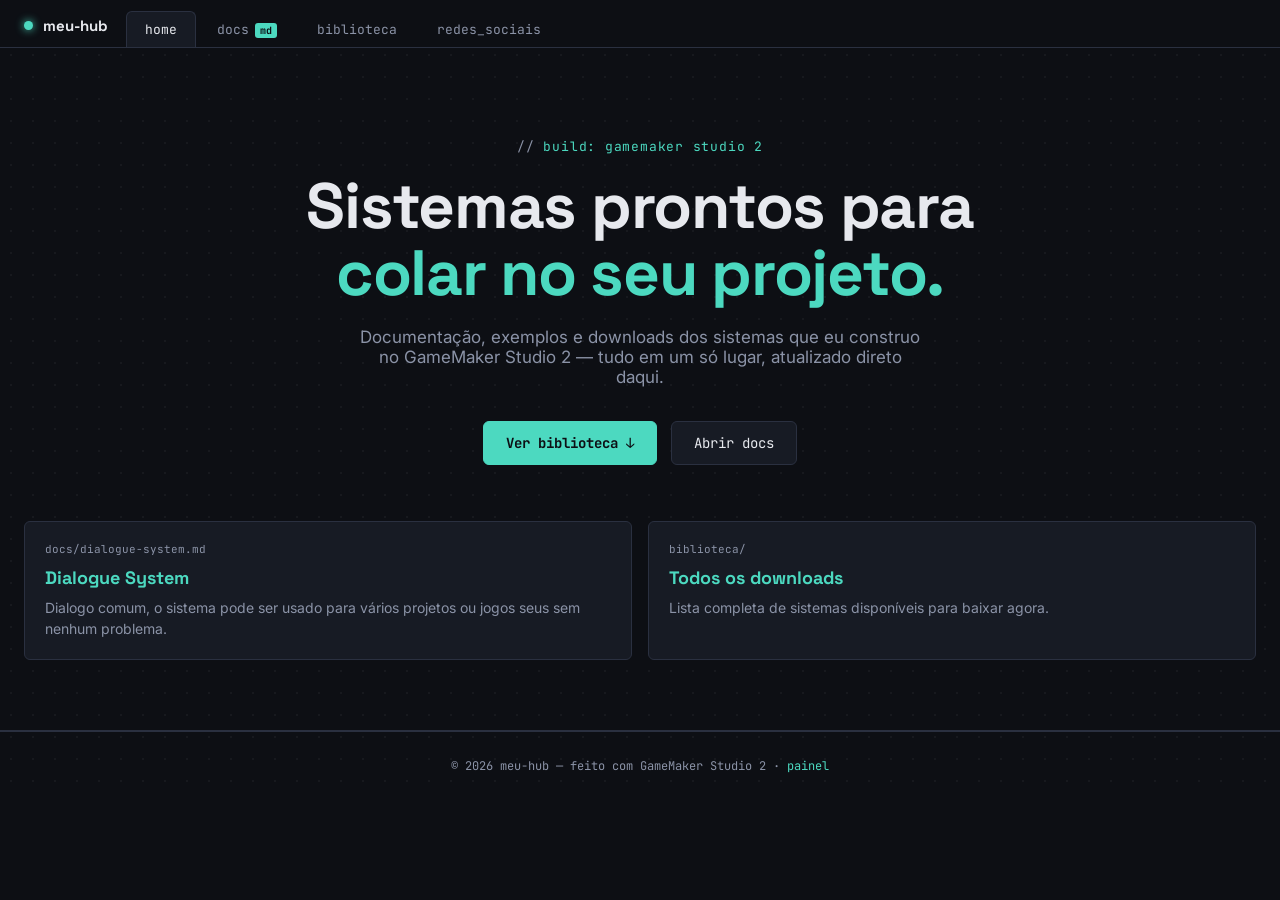
<file: index.html>
<!DOCTYPE html>
<html lang="pt-br">
<head>
<meta charset="UTF-8">
<meta name="viewport" content="width=device-width, initial-scale=1.0">
<title>Hub de Sistemas — GameMaker Studio 2</title>
<meta name="description" content="Documentação, downloads e redes sociais de sistemas feitos em GameMaker Studio 2.">

<!-- ====== EDITE AQUI PARA CONFIGURAR O SEU SITE ======
     Troque o título, descrição e os cards abaixo pelos seus próprios sistemas.
==================================================== -->

<link rel="preconnect" href="https://fonts.googleapis.com">
<link href="https://fonts.googleapis.com/css2?family=Space+Grotesk:wght@500;700&family=Inter:wght@400;500;600&family=JetBrains+Mono:wght@400;500&display=swap" rel="stylesheet">
<link rel="stylesheet" href="style.css">
</head>
<body class="dot-grid">

<div class="topbar">
  <div class="brand"><span class="dot"></span> meu-hub</div>
  <div class="tabs">
    <a class="tab active" href="index.html">home</a>
    <a class="tab" href="docs.html">docs<span class="tag">md</span></a>
    <a class="tab" href="biblioteca.html">biblioteca</a>
    <a class="tab" href="social.html">redes_sociais</a>
  </div>
</div>

<section class="hero">
  <div class="hero-kicker">build: gamemaker studio 2</div>
  <h1>Sistemas prontos para<br><span class="accent">colar no seu projeto.</span></h1>
  <p>Documentação, exemplos e downloads dos sistemas que eu construo no GameMaker Studio 2 — tudo em um só lugar, atualizado direto daqui.</p>
  <div class="hero-actions">
    <a class="btn primary" href="biblioteca.html">Ver biblioteca ↓</a>
    <a class="btn" href="docs.html">Abrir docs</a>
  </div>

  <div class="grid-cards">
     <a class="card" href="docs.html#dialogue-system">
      <div class="path">docs/dialogue-system.md</div>
      <h3>Dialogue System</h3>
      <p>Dialogo comum, o sistema pode ser usado para vários projetos ou jogos seus sem nenhum problema.</p>
    </a>
    <a class="card" href="biblioteca.html">
      <div class="path">biblioteca/</div>
      <h3>Todos os downloads</h3>
      <p>Lista completa de sistemas disponíveis para baixar agora.</p>
    </a>
  </div>
</section>

<footer>© <span id="year"></span> meu-hub — feito com GameMaker Studio 2 · <a href="admin.html">painel</a></footer>
<script>document.getElementById('year').textContent = new Date().getFullYear();</script>
</body>
</html>
</file>
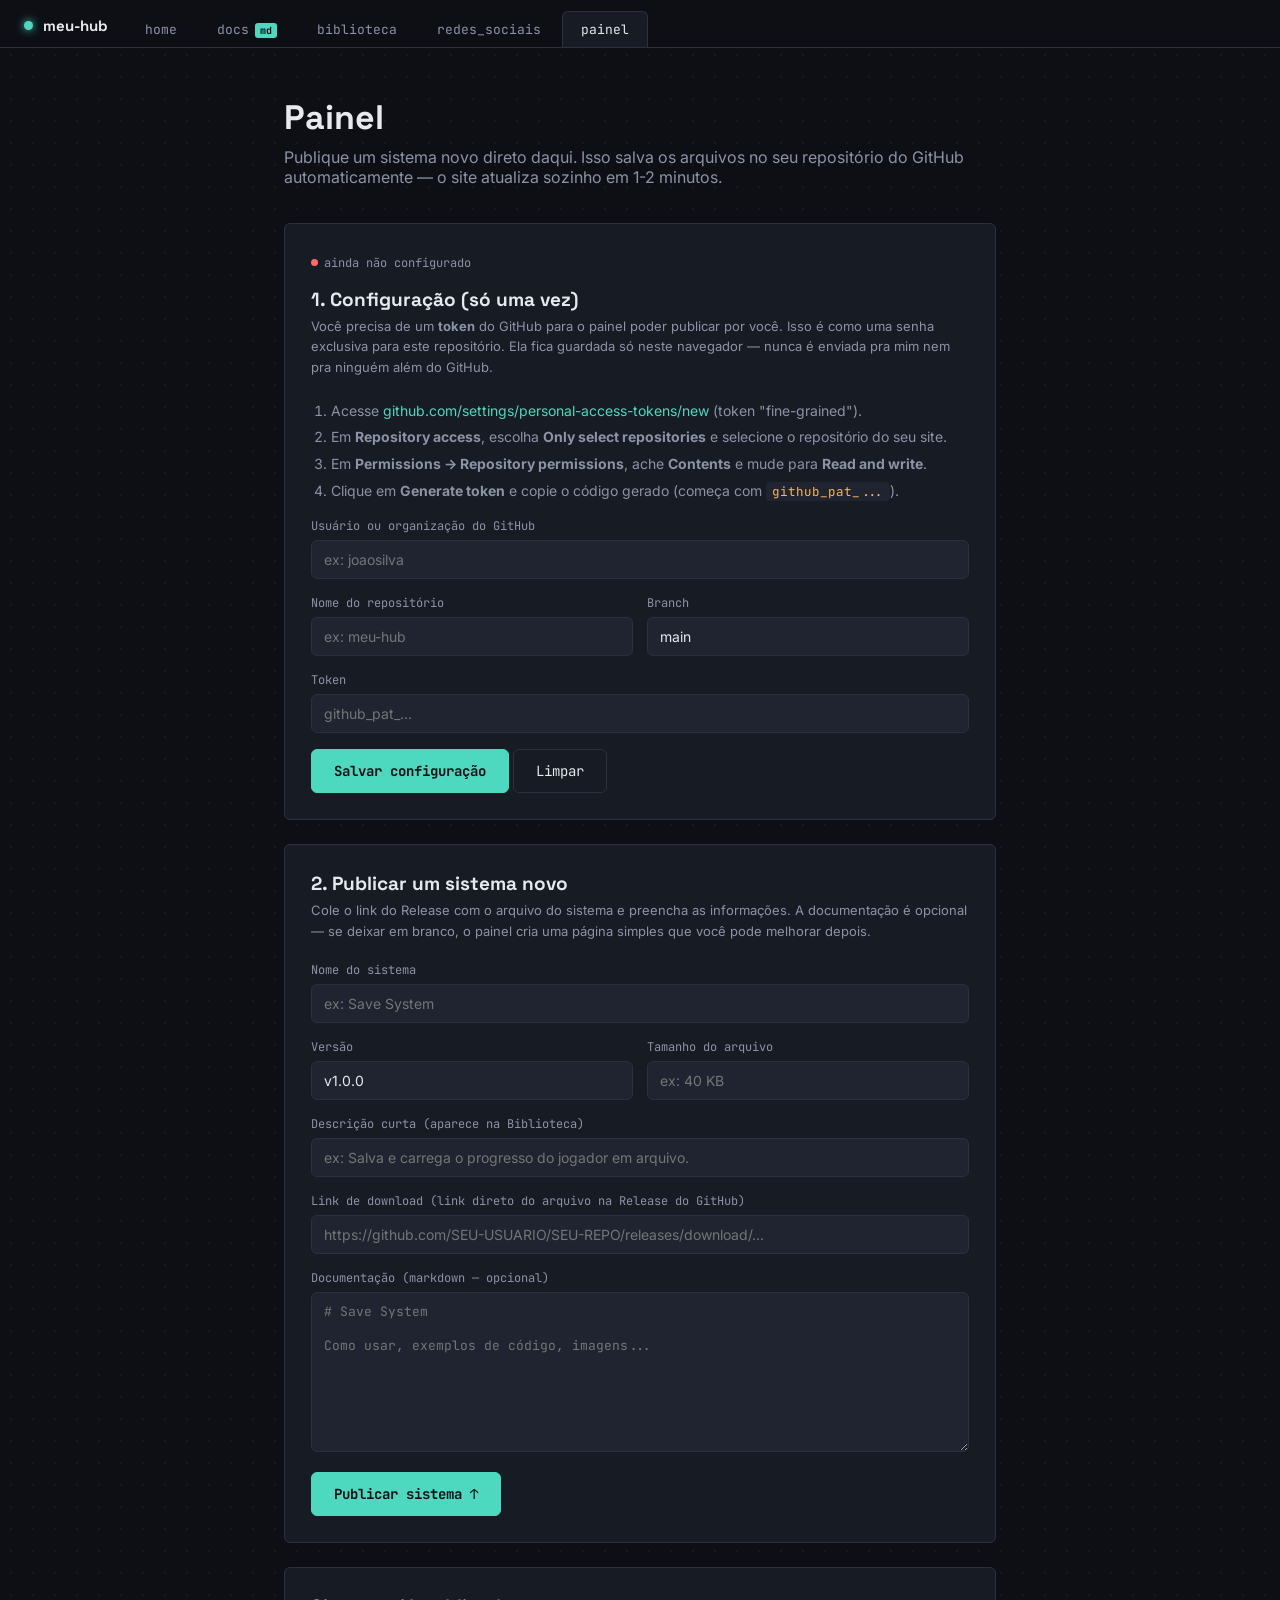
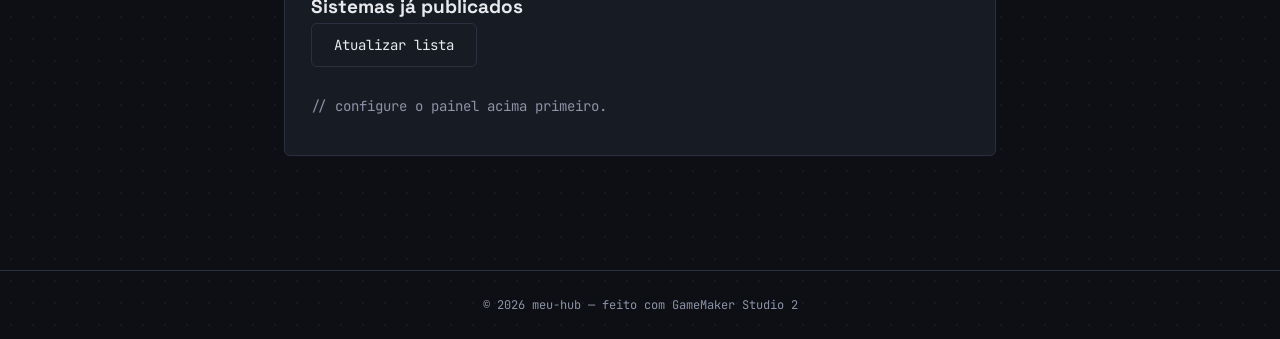
<file: admin.html>
<!DOCTYPE html>
<html lang="pt-br">
<head>
<meta charset="UTF-8">
<meta name="viewport" content="width=device-width, initial-scale=1.0">
<meta name="robots" content="noindex, nofollow">
<title>Painel — meu-hub</title>

<link rel="preconnect" href="https://fonts.googleapis.com">
<link href="https://fonts.googleapis.com/css2?family=Space+Grotesk:wght@500;700&family=Inter:wght@400;500;600&family=JetBrains+Mono:wght@400;500&display=swap" rel="stylesheet">
<link rel="stylesheet" href="style.css">
</head>
<body class="dot-grid">

<div class="topbar">
  <div class="brand"><span class="dot"></span> meu-hub</div>
  <div class="tabs">
    <a class="tab" href="index.html">home</a>
    <a class="tab" href="docs.html">docs<span class="tag">md</span></a>
    <a class="tab" href="biblioteca.html">biblioteca</a>
    <a class="tab" href="social.html">redes_sociais</a>
    <a class="tab active" href="admin.html">painel</a>
  </div>
</div>

<div class="page" style="max-width:760px;">
  <div class="section-head">
    <h1>Painel</h1>
    <p>Publique um sistema novo direto daqui. Isso salva os arquivos no seu repositório do GitHub automaticamente — o site atualiza sozinho em 1-2 minutos.</p>
  </div>

  <!-- CONFIGURAÇÃO -->
  <div class="admin-box">
    <div class="config-state" id="configState"><span class="dot"></span><span id="configStateText">ainda não configurado</span></div>
    <h2>1. Configuração (só uma vez)</h2>
    <p class="hint">
      Você precisa de um <b>token</b> do GitHub para o painel poder publicar por você. Isso é como uma senha exclusiva para este repositório. Ela fica guardada só neste navegador — nunca é enviada pra mim nem pra ninguém além do GitHub.
    </p>
    <ol class="steps-list">
      <li>Acesse <a href="https://github.com/settings/personal-access-tokens/new" target="_blank" rel="noopener">github.com/settings/personal-access-tokens/new</a> (token "fine-grained").</li>
      <li>Em <b>Repository access</b>, escolha <b>Only select repositories</b> e selecione o repositório do seu site.</li>
      <li>Em <b>Permissions → Repository permissions</b>, ache <b>Contents</b> e mude para <b>Read and write</b>.</li>
      <li>Clique em <b>Generate token</b> e copie o código gerado (começa com <code>github_pat_...</code>).</li>
    </ol>

    <div class="field">
      <label>Usuário ou organização do GitHub</label>
      <input id="cfgOwner" placeholder="ex: joaosilva">
    </div>
    <div class="field-row">
      <div class="field">
        <label>Nome do repositório</label>
        <input id="cfgRepo" placeholder="ex: meu-hub">
      </div>
      <div class="field">
        <label>Branch</label>
        <input id="cfgBranch" placeholder="main" value="main">
      </div>
    </div>
    <div class="field">
      <label>Token</label>
      <input id="cfgToken" type="password" placeholder="github_pat_...">
    </div>
    <button class="btn primary" onclick="saveConfig()">Salvar configuração</button>
    <button class="btn" onclick="clearConfig()">Limpar</button>
    <div id="configStatus" class="status-msg"></div>
  </div>

  <!-- NOVO SISTEMA -->
  <div class="admin-box">
    <h2>2. Publicar um sistema novo</h2>
    <p class="hint">Cole o link do Release com o arquivo do sistema e preencha as informações. A documentação é opcional — se deixar em branco, o painel cria uma página simples que você pode melhorar depois.</p>

    <div class="field">
      <label>Nome do sistema</label>
      <input id="newTitle" placeholder="ex: Save System">
    </div>
    <div class="field-row">
      <div class="field">
        <label>Versão</label>
        <input id="newVersion" placeholder="ex: v1.0.0" value="v1.0.0">
      </div>
      <div class="field">
        <label>Tamanho do arquivo</label>
        <input id="newSize" placeholder="ex: 40 KB">
      </div>
    </div>
    <div class="field">
      <label>Descrição curta (aparece na Biblioteca)</label>
      <input id="newDesc" placeholder="ex: Salva e carrega o progresso do jogador em arquivo.">
    </div>
    <div class="field">
      <label>Link de download (link direto do arquivo na Release do GitHub)</label>
      <input id="newUrl" placeholder="https://github.com/SEU-USUARIO/SEU-REPO/releases/download/...">
    </div>
    <div class="field">
      <label>Documentação (markdown — opcional)</label>
      <textarea id="newDocs" placeholder="# Save System&#10;&#10;Como usar, exemplos de código, imagens..."></textarea>
    </div>

    <button class="btn primary" onclick="publishSystem()">Publicar sistema ↑</button>
    <div id="publishStatus" class="status-msg"></div>
  </div>

  <!-- LISTA / REMOVER -->
  <div class="admin-box">
    <h2>Sistemas já publicados</h2>
    <button class="btn" onclick="loadPublished()" style="margin-bottom:16px;">Atualizar lista</button>
    <div id="publishedList" class="published-list"></div>
  </div>
</div>

<footer>© <span id="year"></span> meu-hub — feito com GameMaker Studio 2</footer>

<script>
document.getElementById('year').textContent = new Date().getFullYear();

/* ============ CONFIG (localStorage só deste navegador) ============ */
function getConfig(){
  return {
    owner: localStorage.getItem('gh_owner') || '',
    repo: localStorage.getItem('gh_repo') || '',
    branch: localStorage.getItem('gh_branch') || 'main',
    token: localStorage.getItem('gh_token') || ''
  };
}
function isConfigured(){
  const c = getConfig();
  return c.owner && c.repo && c.token;
}
function refreshConfigState(){
  const el = document.getElementById('configState');
  const txt = document.getElementById('configStateText');
  if (isConfigured()){
    el.classList.add('ready');
    txt.textContent = `conectado a ${getConfig().owner}/${getConfig().repo}`;
  } else {
    el.classList.remove('ready');
    txt.textContent = 'ainda não configurado';
  }
}
function loadConfigIntoForm(){
  const c = getConfig();
  document.getElementById('cfgOwner').value = c.owner;
  document.getElementById('cfgRepo').value = c.repo;
  document.getElementById('cfgBranch').value = c.branch;
  document.getElementById('cfgToken').value = c.token;
}
function saveConfig(){
  localStorage.setItem('gh_owner', document.getElementById('cfgOwner').value.trim());
  localStorage.setItem('gh_repo', document.getElementById('cfgRepo').value.trim());
  localStorage.setItem('gh_branch', document.getElementById('cfgBranch').value.trim() || 'main');
  localStorage.setItem('gh_token', document.getElementById('cfgToken').value.trim());
  refreshConfigState();
  showStatus('configStatus', 'ok', 'Configuração salva neste navegador.');
  loadPublished();
}
function clearConfig(){
  ['gh_owner','gh_repo','gh_branch','gh_token'].forEach(k => localStorage.removeItem(k));
  document.getElementById('cfgOwner').value = '';
  document.getElementById('cfgRepo').value = '';
  document.getElementById('cfgBranch').value = 'main';
  document.getElementById('cfgToken').value = '';
  refreshConfigState();
  showStatus('configStatus', 'ok', 'Configuração removida.');
}

function showStatus(id, kind, msg){
  const el = document.getElementById(id);
  el.className = 'status-msg show ' + kind;
  el.textContent = msg;
}

/* ============ Helpers base64 (UTF-8 seguro) ============ */
function toBase64(str){ return btoa(unescape(encodeURIComponent(str))); }
function fromBase64(b64){ return decodeURIComponent(escape(atob(b64))); }

function slugify(str){
  return str.normalize('NFD').replace(/[\u0300-\u036f]/g,'')
    .toLowerCase().trim()
    .replace(/[^a-z0-9]+/g,'-')
    .replace(/(^-|-$)/g,'');
}

/* ============ GitHub API ============ */
function apiUrl(path){
  const c = getConfig();
  return `https://api.github.com/repos/${c.owner}/${c.repo}/contents/${path}`;
}
function ghHeaders(){
  return {
    'Authorization': 'Bearer ' + getConfig().token,
    'Accept': 'application/vnd.github+json'
  };
}
async function ghGetFile(path){
  const res = await fetch(apiUrl(path) + `?ref=${getConfig().branch}`, { headers: ghHeaders() });
  if (res.status === 404) return null;
  if (!res.ok) throw new Error(`Erro ao ler ${path}: ${res.status}`);
  const data = await res.json();
  return { sha: data.sha, content: fromBase64(data.content.replace(/\n/g,'')) };
}
async function ghPutFile(path, content, message, sha){
  const body = { message, content: toBase64(content), branch: getConfig().branch };
  if (sha) body.sha = sha;
  const res = await fetch(apiUrl(path), { method:'PUT', headers: ghHeaders(), body: JSON.stringify(body) });
  if (!res.ok){
    const err = await res.json().catch(()=>({}));
    throw new Error(err.message || `Erro ao salvar ${path}: ${res.status}`);
  }
  return res.json();
}
async function ghDeleteFile(path, message, sha){
  const res = await fetch(apiUrl(path), {
    method:'DELETE', headers: ghHeaders(),
    body: JSON.stringify({ message, sha, branch: getConfig().branch })
  });
  if (!res.ok) throw new Error(`Erro ao apagar ${path}: ${res.status}`);
}

/* ============ Publicar sistema ============ */
async function publishSystem(){
  if (!isConfigured()){
    showStatus('publishStatus', 'err', 'Preencha a configuração (passo 1) antes de publicar.');
    return;
  }
  const title = document.getElementById('newTitle').value.trim();
  const version = document.getElementById('newVersion').value.trim() || 'v1.0.0';
  const size = document.getElementById('newSize').value.trim() || '—';
  const desc = document.getElementById('newDesc').value.trim();
  const url = document.getElementById('newUrl').value.trim();
  const docsText = document.getElementById('newDocs').value.trim();

  if (!title || !desc || !url){
    showStatus('publishStatus', 'err', 'Preencha ao menos nome, descrição e link de download.');
    return;
  }

  const slug = slugify(title);
  const docPath = `docs/${slug}.md`;
  const finalDocs = docsText || `# ${title}\n\nDocumentação em breve.`;

  showStatus('publishStatus', 'loading', 'Publicando... isso pode levar alguns segundos.');

  try{
    // 1. cria/atualiza o arquivo .md da documentação
    const existingDoc = await ghGetFile(docPath);
    await ghPutFile(docPath, finalDocs, `docs: publicar ${title}`, existingDoc ? existingDoc.sha : undefined);

    // 2. atualiza docs/manifest.json
    const docsManifestFile = await ghGetFile('docs/manifest.json');
    let docsManifest = docsManifestFile ? JSON.parse(docsManifestFile.content) : [];
    docsManifest = docsManifest.filter(d => d.id !== slug);
    docsManifest.push({ id: slug, title, file: docPath });
    await ghPutFile('docs/manifest.json', JSON.stringify(docsManifest, null, 2),
      `docs: registrar ${title}`, docsManifestFile ? docsManifestFile.sha : undefined);

    // 3. atualiza library-manifest.json
    const libFile = await ghGetFile('library-manifest.json');
    let lib = libFile ? JSON.parse(libFile.content) : [];
    lib = lib.filter(item => slugify(item.title) !== slug);
    lib.push({ title, version, description: desc, size, docId: slug, downloadUrl: url });
    await ghPutFile('library-manifest.json', JSON.stringify(lib, null, 2),
      `biblioteca: publicar ${title}`, libFile ? libFile.sha : undefined);

    showStatus('publishStatus', 'ok', `"${title}" publicado! O site atualiza em cerca de 1 minuto.`);
    document.getElementById('newTitle').value = '';
    document.getElementById('newVersion').value = 'v1.0.0';
    document.getElementById('newSize').value = '';
    document.getElementById('newDesc').value = '';
    document.getElementById('newUrl').value = '';
    document.getElementById('newDocs').value = '';
    loadPublished();
  }catch(err){
    showStatus('publishStatus', 'err', 'Erro: ' + err.message);
  }
}

/* ============ Lista + remover ============ */
async function loadPublished(){
  const listEl = document.getElementById('publishedList');
  if (!isConfigured()){
    listEl.innerHTML = '<p class="docs-empty">// configure o painel acima primeiro.</p>';
    return;
  }
  listEl.innerHTML = '<p class="docs-empty">// carregando...</p>';
  try{
    const libFile = await ghGetFile('library-manifest.json');
    const lib = libFile ? JSON.parse(libFile.content) : [];
    if (lib.length === 0){
      listEl.innerHTML = '<p class="docs-empty">// nenhum sistema publicado ainda.</p>';
      return;
    }
    listEl.innerHTML = '';
    lib.forEach(item => {
      const row = document.createElement('div');
      row.className = 'published-item';
      row.innerHTML = `
        <div class="info"><b>${item.title}</b><span>${item.version} · ${item.size || ''}</span></div>
        <button>Remover</button>
      `;
      row.querySelector('button').onclick = () => removeSystem(item);
      listEl.appendChild(row);
    });
  }catch(err){
    listEl.innerHTML = `<p class="docs-empty">// erro ao carregar: ${err.message}</p>`;
  }
}

async function removeSystem(item){
  if (!confirm(`Remover "${item.title}" do site?`)) return;
  const slug = item.docId || slugify(item.title);
  try{
    const libFile = await ghGetFile('library-manifest.json');
    let lib = JSON.parse(libFile.content).filter(i => (i.docId || slugify(i.title)) !== slug);
    await ghPutFile('library-manifest.json', JSON.stringify(lib, null, 2), `biblioteca: remover ${item.title}`, libFile.sha);

    const docsManifestFile = await ghGetFile('docs/manifest.json');
    if (docsManifestFile){
      let docsManifest = JSON.parse(docsManifestFile.content).filter(d => d.id !== slug);
      await ghPutFile('docs/manifest.json', JSON.stringify(docsManifest, null, 2), `docs: remover ${item.title}`, docsManifestFile.sha);
    }

    const docFile = await ghGetFile(`docs/${slug}.md`);
    if (docFile) await ghDeleteFile(`docs/${slug}.md`, `docs: remover ${item.title}`, docFile.sha);

    loadPublished();
  }catch(err){
    alert('Erro ao remover: ' + err.message);
  }
}

/* init */
loadConfigIntoForm();
refreshConfigState();
loadPublished();
</script>
</body>
</html>
</file>
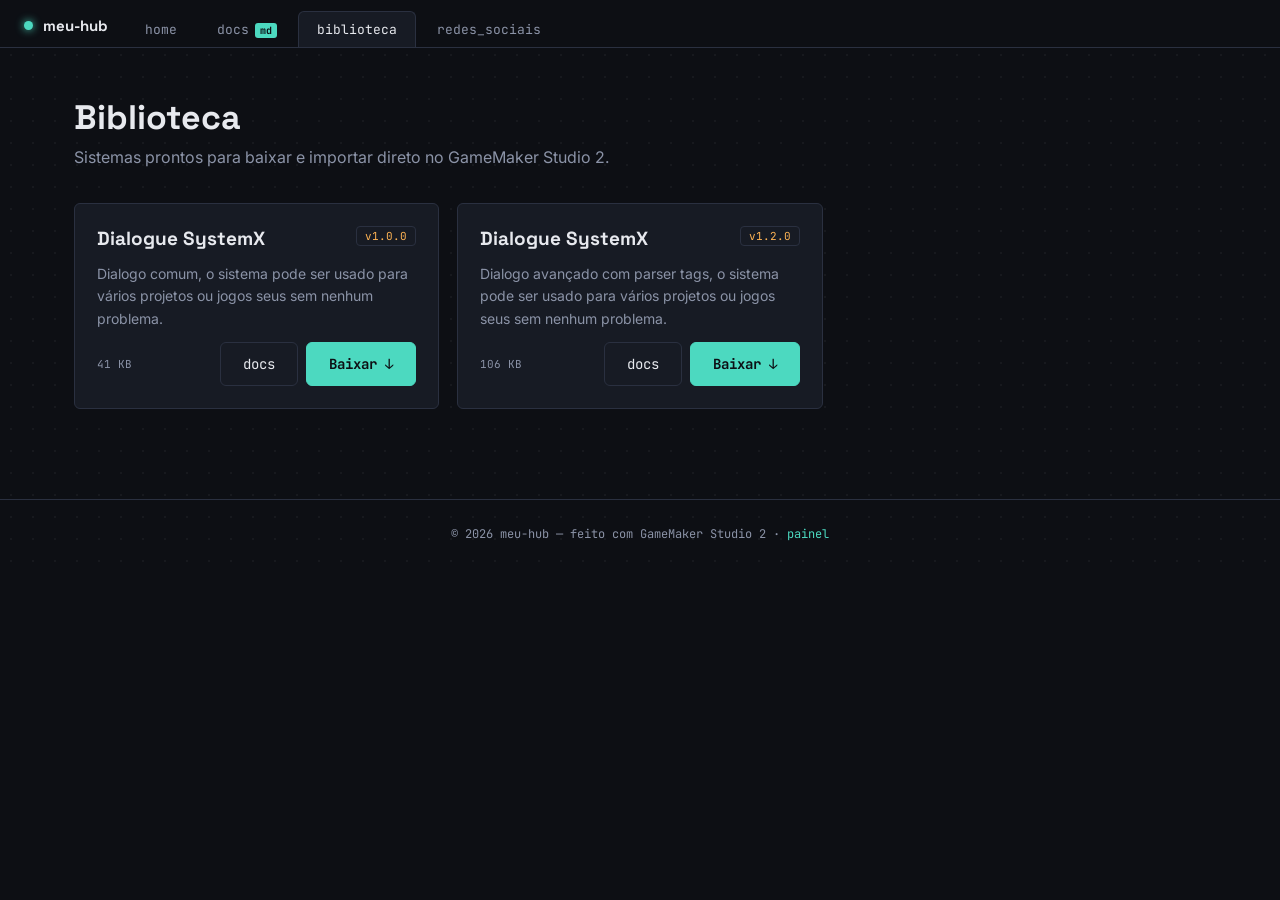
<file: biblioteca.html>
<!DOCTYPE html>
<html lang="pt-br">
<head>
<meta charset="UTF-8">
<meta name="viewport" content="width=device-width, initial-scale=1.0">
<title>Biblioteca — meu-hub</title>
<meta name="description" content="Baixe sistemas prontos feitos em GameMaker Studio 2.">

<link rel="preconnect" href="https://fonts.googleapis.com">
<link href="https://fonts.googleapis.com/css2?family=Space+Grotesk:wght@500;700&family=Inter:wght@400;500;600&family=JetBrains+Mono:wght@400;500&display=swap" rel="stylesheet">
<link rel="stylesheet" href="style.css">
</head>
<body class="dot-grid">

<div class="topbar">
  <div class="brand"><span class="dot"></span> meu-hub</div>
  <div class="tabs">
    <a class="tab" href="index.html">home</a>
    <a class="tab" href="docs.html">docs<span class="tag">md</span></a>
    <a class="tab active" href="biblioteca.html">biblioteca</a>
    <a class="tab" href="social.html">redes_sociais</a>
  </div>
</div>

<div class="page">
  <div class="section-head">
    <h1>Biblioteca</h1>
    <p>Sistemas prontos para baixar e importar direto no GameMaker Studio 2.</p>
  </div>

  <div id="libGrid" class="lib-grid"></div>
</div>

<footer>© <span id="year"></span> meu-hub — feito com GameMaker Studio 2 · <a href="admin.html">painel</a></footer>

<script>
document.getElementById('year').textContent = new Date().getFullYear();

async function loadLibrary(){
  const grid = document.getElementById('libGrid');
  try{
    const res = await fetch('library-manifest.json');
    const items = await res.json();

    if (items.length === 0){
      grid.innerHTML = '<p class="docs-empty">// nenhum sistema publicado ainda.</p>';
      return;
    }

    grid.innerHTML = items.map(item => `
      <div class="lib-card">
        <div class="lib-card-top">
          <h3>${item.title}</h3>
          <span class="version-tag">${item.version}</span>
        </div>
        <p>${item.description}</p>
        <div class="lib-card-footer">
          <span class="lib-meta">${item.size}</span>
          <div style="display:flex; gap:8px;">
            ${item.docId ? `<a class="btn" href="docs.html#${item.docId}">docs</a>` : ''}
            <a class="btn primary" href="${item.downloadUrl}" download>Baixar ↓</a>
          </div>
        </div>
      </div>
    `).join('');
  }catch(err){
    grid.innerHTML = '<p class="docs-empty">// não foi possível carregar a biblioteca.</p>';
  }
}

loadLibrary();
</script>
</body>
</html>
</file>
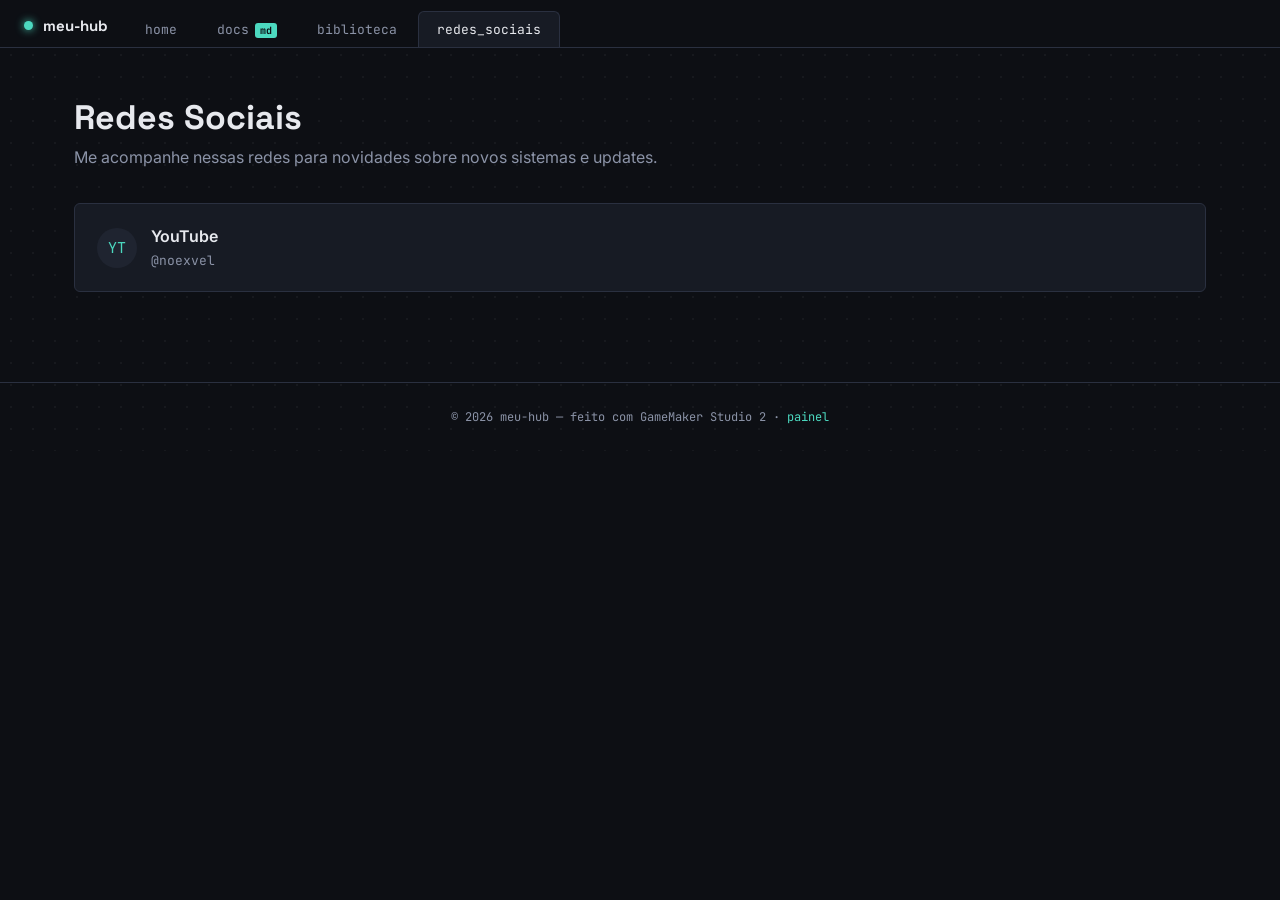
<file: social.html>
<!DOCTYPE html>
<html lang="pt-br">
<head>
<meta charset="UTF-8">
<meta name="viewport" content="width=device-width, initial-scale=1.0">
<title>Redes Sociais — meu-hub</title>
<meta name="description" content="Onde me encontrar: redes sociais e contato.">

<link rel="preconnect" href="https://fonts.googleapis.com">
<link href="https://fonts.googleapis.com/css2?family=Space+Grotesk:wght@500;700&family=Inter:wght@400;500;600&family=JetBrains+Mono:wght@400;500&display=swap" rel="stylesheet">
<link rel="stylesheet" href="style.css">
</head>
<body class="dot-grid">

<div class="topbar">
  <div class="brand"><span class="dot"></span> meu-hub</div>
  <div class="tabs">
    <a class="tab" href="index.html">home</a>
    <a class="tab" href="docs.html">docs<span class="tag">md</span></a>
    <a class="tab" href="biblioteca.html">biblioteca</a>
    <a class="tab active" href="social.html">redes_sociais</a>
  </div>
</div>

<div class="page">
  <div class="section-head">
    <h1>Redes Sociais</h1>
    <p>Me acompanhe nessas redes para novidades sobre novos sistemas e updates.</p>
  </div>

  <!-- ====== EDITE AQUI: troque os links e nomes pelas suas redes ====== -->
  <div class="social-grid">
    <a class="social-card" href="https://youtube.com/@noexvel" target="_blank" rel="noopener">
      <div class="social-icon">YT</div>
      <div><h3>YouTube</h3><span>@noexvel</span></div>
    </a>
  </div>
</div>

<footer>© <span id="year"></span> meu-hub — feito com GameMaker Studio 2 · <a href="admin.html">painel</a></footer>
<script>document.getElementById('year').textContent = new Date().getFullYear();</script>
</body>
</html>
</file>
<file: style.css>
/* ============================================================
   TOKENS
   ============================================================ */
:root{
  --bg: #0D0F14;
  --surface: #171B24;
  --surface-2: #1F2430;
  --border: #2A3040;
  --text: #E7E9EE;
  --text-muted: #8B93A7;
  --accent: #4CD9C0;      /* teal - ação principal / links */
  --accent-2: #FFB454;    /* âmbar - download / CTA */
  --danger: #FF6B6B;

  --font-display: "Space Grotesk", sans-serif;
  --font-body: "Inter", sans-serif;
  --font-mono: "JetBrains Mono", monospace;

  --radius: 6px;
  --grid-dot: rgba(255,255,255,0.045);
}

*{ box-sizing: border-box; }

html,body{
  margin:0; padding:0;
  background: var(--bg);
  color: var(--text);
  font-family: var(--font-body);
  scroll-behavior: smooth;
}

a{ color: var(--accent); text-decoration:none; }
a:hover{ text-decoration: underline; }

/* fundo em grade de pontos, referência ao editor de "rooms" do GameMaker */
.dot-grid{
  background-image: radial-gradient(var(--grid-dot) 1px, transparent 1px);
  background-size: 22px 22px;
}

::selection{ background: var(--accent); color: #0D0F14; }

:focus-visible{
  outline: 2px solid var(--accent);
  outline-offset: 2px;
}

/* ============================================================
   TOPBAR — abas de editor
   ============================================================ */
.topbar{
  position: sticky; top:0; z-index: 50;
  display:flex; align-items:center; gap: 4px;
  padding: 10px 20px 0 20px;
  background: var(--bg);
  border-bottom: 1px solid var(--border);
}
.brand{
  display:flex; align-items:center; gap:10px;
  font-family: var(--font-display);
  font-weight: 700;
  font-size: 15px;
  color: var(--text);
  padding: 6px 14px 12px 4px;
  white-space: nowrap;
}
.brand .dot{
  width:9px; height:9px; border-radius:50%;
  background: var(--accent);
  box-shadow: 0 0 8px var(--accent);
  flex-shrink:0;
}
.tabs{
  display:flex; gap: 2px; flex:1; overflow-x:auto;
}
.tab{
  font-family: var(--font-mono);
  font-size: 13px;
  color: var(--text-muted);
  background: transparent;
  padding: 9px 18px;
  border: 1px solid transparent;
  border-bottom: none;
  border-radius: var(--radius) var(--radius) 0 0;
  cursor:pointer;
  white-space:nowrap;
}
.tab:hover{ color: var(--text); text-decoration:none; }
.tab.active{
  color: var(--text);
  background: var(--surface);
  border-color: var(--border);
}
.tab .tag{
  font-size: 10px;
  color: var(--bg);
  background: var(--accent);
  padding: 1px 5px;
  border-radius: 3px;
  margin-left: 6px;
  font-weight:700;
}

/* ============================================================
   LAYOUT GERAL
   ============================================================ */
.page{
  max-width: 1180px;
  margin: 0 auto;
  padding: 48px 24px 90px 24px;
}

/* ---- HERO (home) ---- */
.hero{
  padding: 90px 24px 70px 24px;
  text-align:center;
  border-bottom: 1px solid var(--border);
  position: relative;
}
.hero-kicker{
  font-family: var(--font-mono);
  color: var(--accent);
  font-size: 13px;
  letter-spacing: 0.06em;
  margin-bottom: 18px;
}
.hero-kicker::before{ content: "// "; color: var(--text-muted); }
.hero h1{
  font-family: var(--font-display);
  font-size: clamp(34px, 6vw, 64px);
  line-height: 1.05;
  margin: 0 0 20px 0;
  letter-spacing: -0.02em;
}
.hero h1 .accent{ color: var(--accent); }
.hero p{
  color: var(--text-muted);
  font-size: 17px;
  max-width: 560px;
  margin: 0 auto 34px auto;
}
.hero-actions{ display:flex; gap:14px; justify-content:center; flex-wrap:wrap; }

.btn{
  font-family: var(--font-mono);
  font-size: 14px;
  padding: 12px 22px;
  border-radius: var(--radius);
  border: 1px solid var(--border);
  background: var(--surface);
  color: var(--text);
  cursor:pointer;
  display:inline-flex; align-items:center; gap:8px;
}
.btn:hover{ text-decoration:none; border-color: var(--accent); color:var(--text); }
.btn.primary{
  background: var(--accent);
  color: #0D0F14;
  border-color: var(--accent);
  font-weight:700;
}
.btn.primary:hover{ opacity: 0.9; }

/* cards de sistemas na home */
.grid-cards{
  display:grid;
  grid-template-columns: repeat(auto-fit, minmax(230px, 1fr));
  gap: 16px;
  margin-top: 56px;
}
.card{
  background: var(--surface);
  border: 1px solid var(--border);
  border-radius: var(--radius);
  padding: 20px;
  text-align:left;
  transition: border-color .15s ease, transform .15s ease;
}
.card:hover{ border-color: var(--accent); transform: translateY(-2px); }
.card .path{
  font-family: var(--font-mono);
  font-size: 11px;
  color: var(--text-muted);
  margin-bottom: 10px;
}
.card h3{
  font-family: var(--font-display);
  margin: 0 0 8px 0;
  font-size: 18px;
}
.card p{
  color: var(--text-muted);
  font-size: 14px;
  margin: 0;
  line-height:1.5;
}

/* ============================================================
   DOCS — layout com sidebar tipo IDE
   ============================================================ */
.docs-layout{
  display:grid;
  grid-template-columns: 260px 1fr;
  min-height: calc(100vh - 53px);
}
.docs-sidebar{
  border-right: 1px solid var(--border);
  padding: 26px 18px;
}
.docs-sidebar-title{
  font-family: var(--font-mono);
  font-size: 11px;
  text-transform: uppercase;
  letter-spacing: .08em;
  color: var(--text-muted);
  margin-bottom: 14px;
}
.docs-search{
  width:100%;
  background: var(--surface);
  border:1px solid var(--border);
  border-radius: var(--radius);
  color: var(--text);
  padding: 9px 10px;
  font-family: var(--font-mono);
  font-size: 13px;
  margin-bottom: 18px;
}
.docs-search::placeholder{ color: var(--text-muted); }

.doc-item{
  display:flex; align-items:center; gap:8px;
  padding: 9px 10px;
  border-radius: var(--radius);
  color: var(--text-muted);
  font-size: 14px;
  cursor:pointer;
  border: 1px solid transparent;
}
.doc-item:hover{ background: var(--surface); color: var(--text); text-decoration:none; }
.doc-item.active{
  background: var(--surface-2);
  color: var(--text);
  border-color: var(--border);
}
.doc-item .dot{
  width:6px; height:6px; border-radius:50%;
  background: var(--text-muted);
  flex-shrink:0;
}
.doc-item.active .dot{ background: var(--accent); }

.docs-main{
  padding: 40px 56px;
  max-width: 860px;
}
.docs-empty{
  color: var(--text-muted);
  font-family: var(--font-mono);
  font-size: 14px;
}

/* conteúdo markdown renderizado */
.markdown-body h1{ font-family: var(--font-display); font-size: 34px; margin-top:0; }
.markdown-body h2{ font-family: var(--font-display); font-size: 24px; margin-top: 42px; border-top: 1px solid var(--border); padding-top: 28px; }
.markdown-body h3{ font-family: var(--font-display); font-size: 18px; }
.markdown-body p{ line-height: 1.7; color: var(--text); }
.markdown-body a{ color: var(--accent); }
.markdown-body code{
  font-family: var(--font-mono);
  background: var(--surface-2);
  padding: 2px 6px;
  border-radius: 4px;
  font-size: 13px;
  color: var(--accent-2);
}
.markdown-body pre{
  background: var(--surface);
  border: 1px solid var(--border);
  border-radius: var(--radius);
  padding: 16px;
  overflow-x:auto;
}
.markdown-body pre code{ background:none; padding:0; color: var(--text); }
.markdown-body img{ max-width:100%; border-radius: var(--radius); border:1px solid var(--border); }
.markdown-body ul, .markdown-body ol{ line-height: 1.8; }
.markdown-body blockquote{
  border-left: 3px solid var(--accent);
  margin: 0; padding: 4px 18px;
  color: var(--text-muted);
  background: var(--surface);
  border-radius: 0 var(--radius) var(--radius) 0;
}
.markdown-body table{ border-collapse: collapse; width:100%; }
.markdown-body th, .markdown-body td{
  border: 1px solid var(--border);
  padding: 8px 12px;
  text-align:left;
  font-size:14px;
}

/* ============================================================
   BIBLIOTECA
   ============================================================ */
.section-head{ margin-bottom: 36px; }
.section-head h1{ font-family: var(--font-display); font-size: 34px; margin: 0 0 8px 0; }
.section-head p{ color: var(--text-muted); margin:0; }

.lib-grid{
  display:grid;
  grid-template-columns: repeat(auto-fill, minmax(280px, 1fr));
  gap: 18px;
}
.lib-card{
  background: var(--surface);
  border: 1px solid var(--border);
  border-radius: var(--radius);
  padding: 22px;
  display:flex; flex-direction:column; gap: 12px;
}
.lib-card-top{ display:flex; justify-content:space-between; align-items:flex-start; gap: 10px; }
.lib-card h3{ font-family: var(--font-display); margin:0; font-size:19px; }
.version-tag{
  font-family: var(--font-mono);
  font-size: 11px;
  color: var(--accent-2);
  border: 1px solid var(--border);
  padding: 2px 8px;
  border-radius: 4px;
  white-space:nowrap;
}
.lib-card p{ color: var(--text-muted); font-size: 14px; line-height:1.6; margin:0; flex:1; }
.lib-card-footer{ display:flex; justify-content:space-between; align-items:center; gap:10px; }
.lib-meta{ font-family: var(--font-mono); font-size:11px; color: var(--text-muted); }

/* ============================================================
   REDES SOCIAIS
   ============================================================ */
.social-grid{
  display:grid;
  grid-template-columns: repeat(auto-fit, minmax(240px, 1fr));
  gap: 16px;
}
.social-card{
  background: var(--surface);
  border: 1px solid var(--border);
  border-radius: var(--radius);
  padding: 22px;
  display:flex; align-items:center; gap: 14px;
  transition: border-color .15s ease;
}
.social-card:hover{ border-color: var(--accent); text-decoration:none; }
.social-icon{
  width: 40px; height:40px;
  border-radius: 50%;
  background: var(--surface-2);
  display:flex; align-items:center; justify-content:center;
  font-family: var(--font-mono);
  color: var(--accent);
  flex-shrink:0;
  font-size:15px;
}
.social-card h3{ margin:0 0 3px 0; font-size:16px; color: var(--text); font-family: var(--font-body); font-weight:600;}
.social-card span{ font-size: 13px; color: var(--text-muted); font-family: var(--font-mono); }

/* ============================================================
   FOOTER
   ============================================================ */
footer{
  border-top: 1px solid var(--border);
  padding: 26px 24px;
  text-align:center;
  color: var(--text-muted);
  font-family: var(--font-mono);
  font-size: 12px;
}

/* ============================================================
   PAINEL (admin.html)
   ============================================================ */
.admin-box{
  background: var(--surface);
  border: 1px solid var(--border);
  border-radius: var(--radius);
  padding: 26px;
  margin-bottom: 24px;
}
.admin-box h2{
  font-family: var(--font-display);
  font-size: 19px;
  margin: 0 0 4px 0;
}
.admin-box .hint{
  color: var(--text-muted);
  font-size: 13px;
  margin: 0 0 20px 0;
  line-height: 1.6;
}
.field{ margin-bottom: 16px; }
.field label{
  display:block;
  font-family: var(--font-mono);
  font-size: 12px;
  color: var(--text-muted);
  margin-bottom: 6px;
}
.field input, .field textarea{
  width: 100%;
  background: var(--surface-2);
  border: 1px solid var(--border);
  border-radius: var(--radius);
  color: var(--text);
  padding: 10px 12px;
  font-family: var(--font-body);
  font-size: 14px;
}
.field textarea{ font-family: var(--font-mono); font-size: 13px; min-height: 160px; resize: vertical; }
.field input:focus, .field textarea:focus{ outline: none; border-color: var(--accent); }
.field-row{ display:grid; grid-template-columns: 1fr 1fr; gap: 14px; }
@media (max-width: 600px){ .field-row{ grid-template-columns: 1fr; } }

.status-msg{
  font-family: var(--font-mono);
  font-size: 13px;
  padding: 10px 14px;
  border-radius: var(--radius);
  margin-top: 14px;
  display:none;
}
.status-msg.show{ display:block; }
.status-msg.ok{ background: rgba(76,217,192,0.12); color: var(--accent); border: 1px solid var(--accent); }
.status-msg.err{ background: rgba(255,107,107,0.12); color: var(--danger); border: 1px solid var(--danger); }
.status-msg.loading{ background: var(--surface-2); color: var(--text-muted); border: 1px solid var(--border); }

.config-state{
  display:inline-flex; align-items:center; gap:6px;
  font-family: var(--font-mono); font-size: 12px; color: var(--text-muted);
  margin-bottom: 16px;
}
.config-state .dot{ width:7px; height:7px; border-radius:50%; background: var(--danger); }
.config-state.ready .dot{ background: var(--accent); }

.published-list{ display:flex; flex-direction:column; gap:10px; }
.published-item{
  display:flex; justify-content:space-between; align-items:center;
  background: var(--surface-2);
  border: 1px solid var(--border);
  border-radius: var(--radius);
  padding: 12px 16px;
}
.published-item .info{ display:flex; flex-direction:column; gap:2px; }
.published-item .info b{ font-size:14px; }
.published-item .info span{ font-family: var(--font-mono); font-size:11px; color: var(--text-muted); }
.published-item button{
  font-family: var(--font-mono);
  font-size: 12px;
  background: transparent;
  color: var(--danger);
  border: 1px solid var(--danger);
  border-radius: var(--radius);
  padding: 6px 12px;
  cursor: pointer;
}
.published-item button:hover{ background: var(--danger); color: #fff; }

.steps-list{ padding-left: 20px; color: var(--text-muted); font-size: 14px; line-height: 1.9; }
.steps-list code{
  font-family: var(--font-mono);
  background: var(--surface-2);
  padding: 1px 6px;
  border-radius: 4px;
  color: var(--accent-2);
  font-size: 12.5px;
}

/* ============================================================
   RESPONSIVO
   ============================================================ */
@media (max-width: 760px){
  .docs-layout{ grid-template-columns: 1fr; }
  .docs-sidebar{ border-right:none; border-bottom:1px solid var(--border); }
  .docs-main{ padding: 30px 22px; }
  .hero{ padding: 60px 18px 46px 18px; }
}

@media (prefers-reduced-motion: reduce){
  html{ scroll-behavior:auto; }
}
</file>
